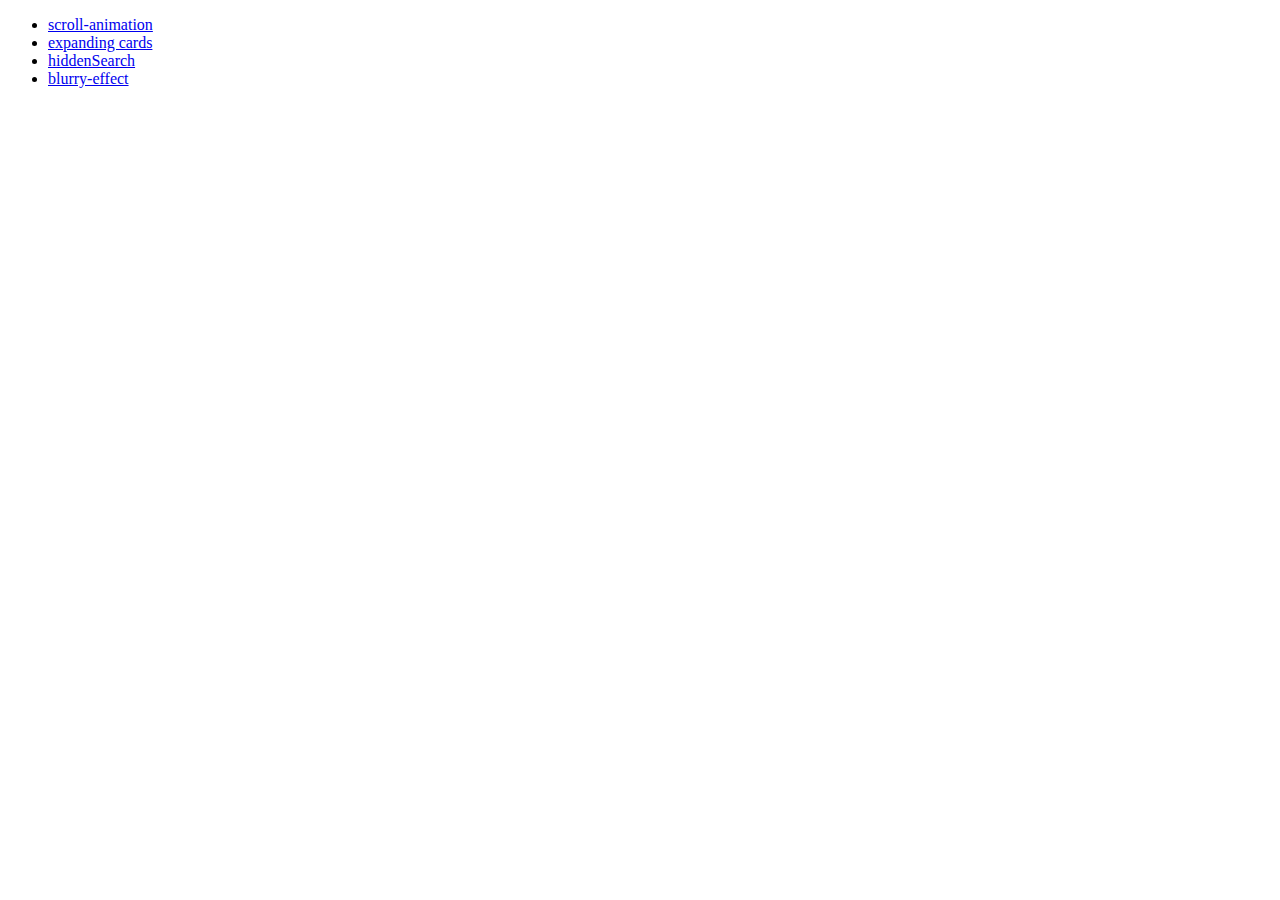
<file: index.html>
<!DOCTYPE html>
<html lang="en">
<head>
  <meta charset="UTF-8">
  <meta http-equiv="X-UA-Compatible" content="IE=edge">
  <meta name="viewport" content="width=device-width, initial-scale=1.0">
  <title>50 days of javascript</title>
</head>
<body>
  <div>
   <ul>
    <li>
      <a href="./scroll-animation/index.html">scroll-animation</a>
    </li>
     <li>
      <a href="./expanding cards/index.html">expanding cards</a>
    </li>
      <li>
      <a href="./hiddenSearch/index.html">hiddenSearch</a>
      </li>
      <li>
      <a href="./blurry-effect/index.html">blurry-effect</a>
    </li>
   </ul>
  </div>
</body>
</html>
</file>
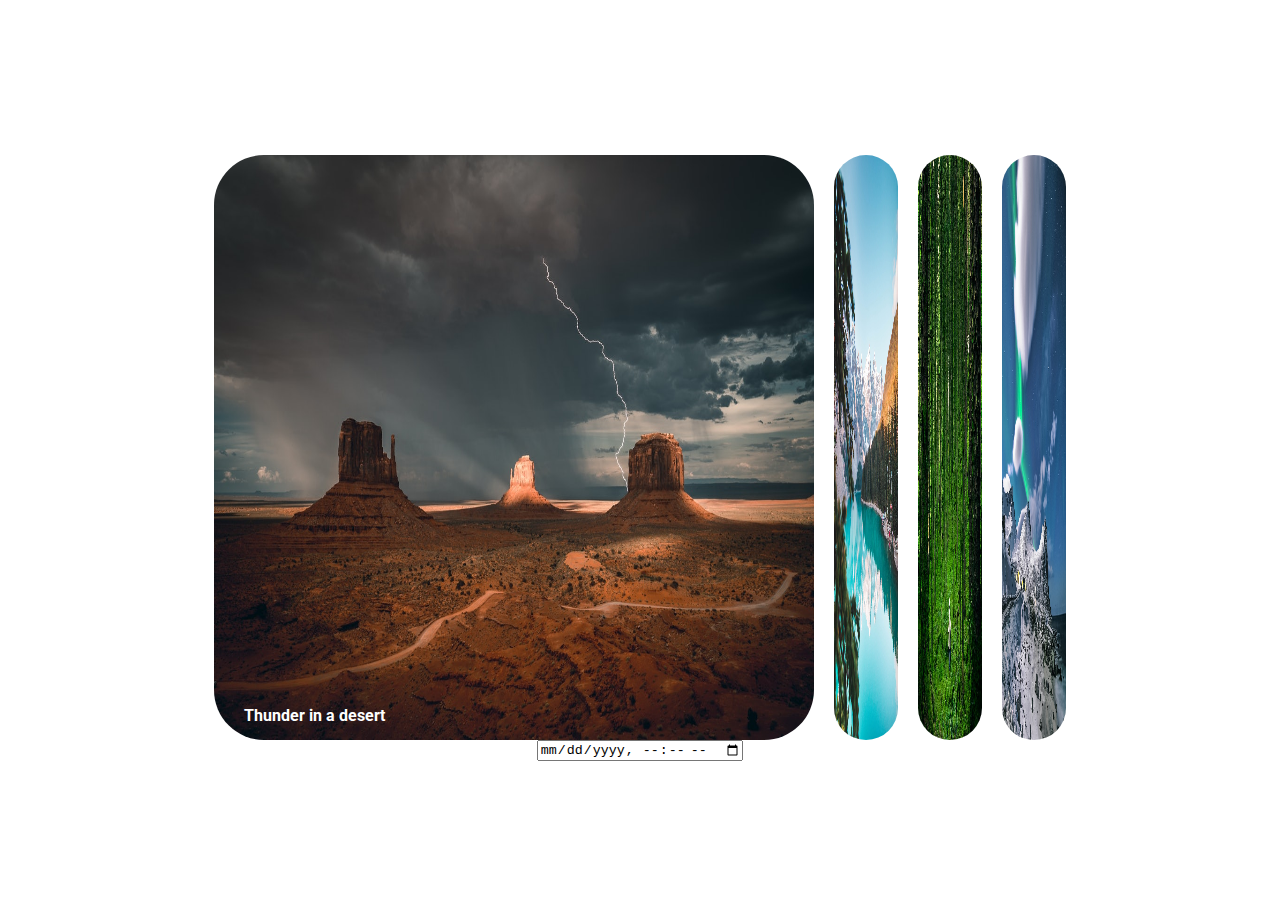
<file: expanding cards/index.html>
<!DOCTYPE html>
<html lang="en">
<head>
    <meta charset="UTF-8">
    <meta http-equiv="X-UA-Compatible" content="IE=edge">
    <meta name="viewport" content="width=device-width, initial-scale=1.0">
    <link rel="stylesheet" href="./style.css"/>
    <title>Expanding Cards</title>
</head>
<body>
    <!-- style="background-image: url('./img/1.jpg')" -->

    <div class="container" id="page-container">
        <div class="img-wrapper active" 
        >
            <img src="./img/1.jpg"/>
            <div class="desc">Thunder in a desert</div>
        </div>
        <div class="img-wrapper">
            <img src="./img/2.jpg"/>
            <div class="desc">Sea by the mountain</div>
        </div> 
        <div class="img-wrapper">
            <img src="./img/3.jpg"/>
            <div class="desc">Man in the woods</div>
        </div>
        <div class="img-wrapper">
            <img src="./img/4.jpg"/>
            <div class="desc">Hills covered with snow</div>
        </div>
    </div>
<input type="datetime-local"/>
    <script type="text/javascript" src="./index.js"></script>
</body>
</html>
</file>
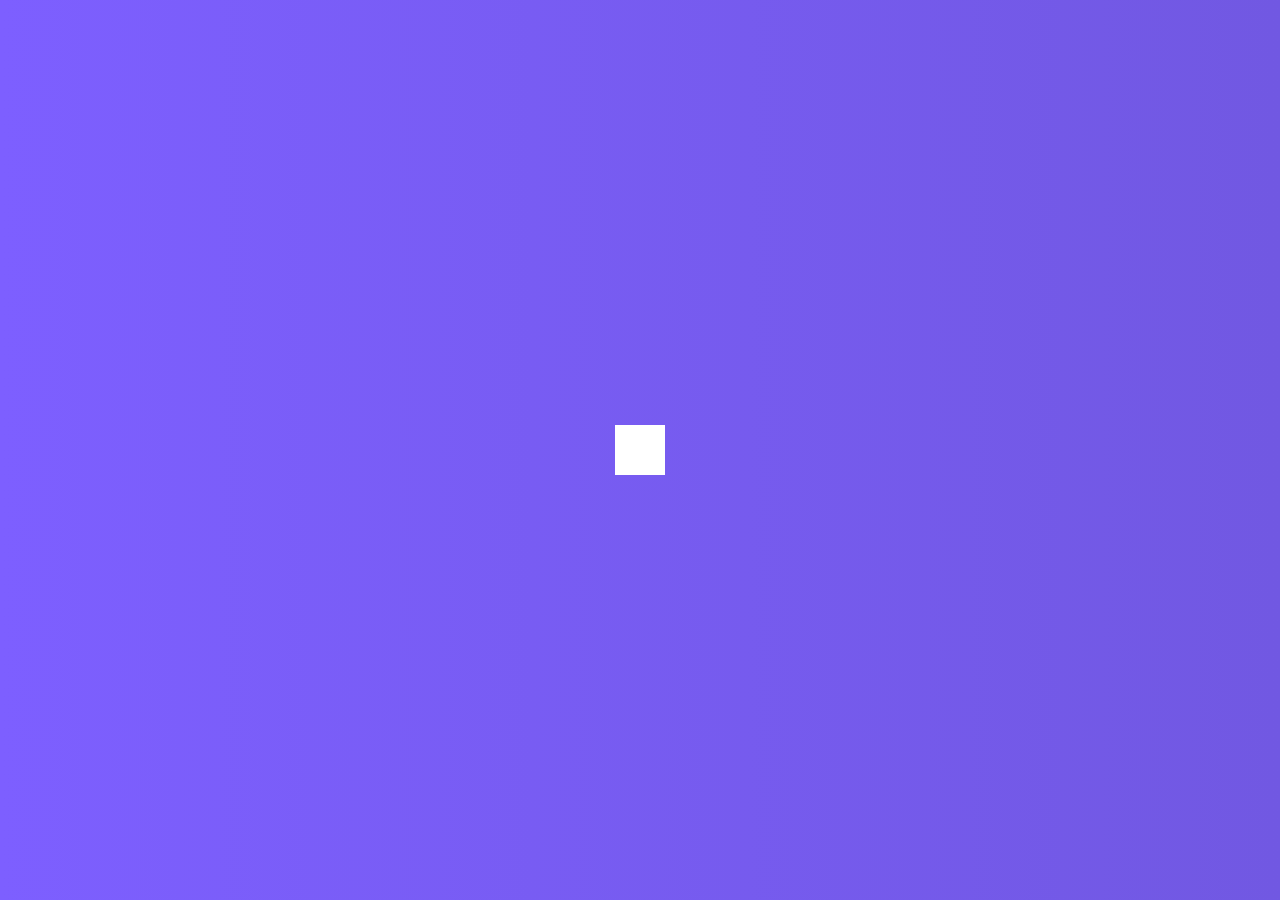
<file: hiddenSearch/index.html>
<!DOCTYPE html>
<html lang="en">
<head>
    <meta charset="UTF-8">
    <meta http-equiv="X-UA-Compatible" content="IE=edge">
    <meta name="viewport" content="width=device-width, initial-scale=1.0">
    <link rel="stylesheet" href="https://cdnjs.cloudflare.com/ajax/libs/font-awesome/6.1.2/css/all.min.css" integrity="sha512-1sCRPdkRXhBV2PBLUdRb4tMg1w2YPf37qatUFeS7zlBy7jJI8Lf4VHwWfZZfpXtYSLy85pkm9GaYVYMfw5BC1A==" crossorigin="anonymous" referrerpolicy="no-referrer" />
    <link href="./style.css" rel="stylesheet" />
    <title>Hidden Search</title>
</head>
<body>
    <div class="search">
        <input type="text" class="input" placeholder="Search....       ">
        <button class="btn">
            <i class="fas fa-search"></i>
        </button>
    </div>
    <script src="./index.js"></script>
</body>
</html>
</file>
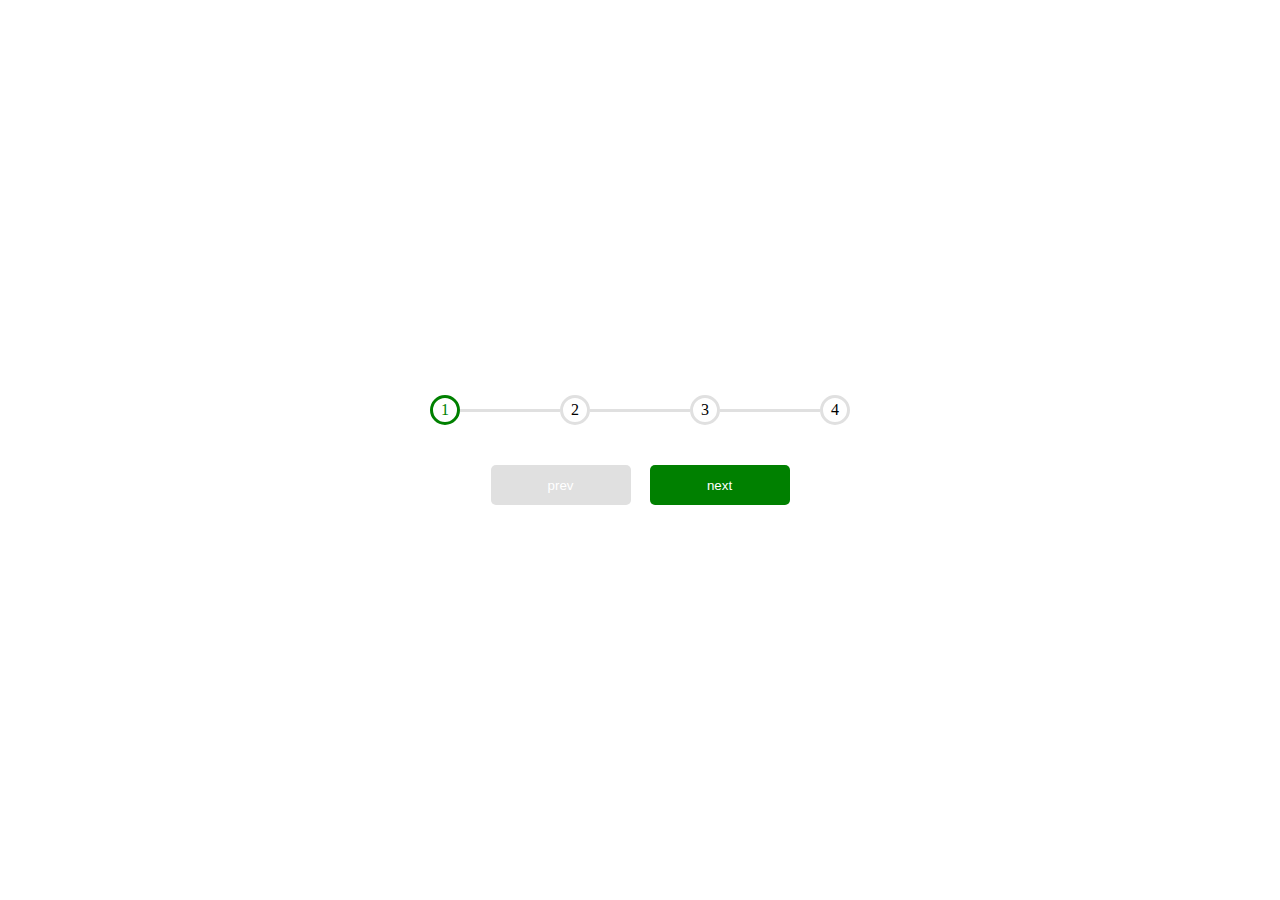
<file: progress-bar/index.html>
<!DOCTYPE html>
<html lang="en">
<head>
    <meta charset="UTF-8">
    <meta http-equiv="X-UA-Compatible" content="IE=edge">
    <meta name="viewport" content="width=device-width, initial-scale=1.0">
    <link rel="stylesheet" href="./style.css" />
    <title>Document</title>
</head>
<body>
    
    <main>
        <div class="center height">
            <div class="content">
                <div class="p-wrapper">
                    <div class="step active" id="step1">
                        <div class="circle center">1</div>
                        <!-- <div class="line">
                        </div> -->
                    </div>
                    <div class="step" id="step2">
                        <div class="line">
                        </div>
                        <div class="circle center"> 2 </div>
                        
                    </div>
                    <div class="step" id="step3">
                        <div class="line">
                        </div>
                        <div class="circle center"> 3</div>
                        
                    </div>
                    <div class="step" id="step4">
                        <div class="line">
                        </div>
                        <div class="circle center"> 4</div>
                      
                    </div>
                </div>
                <div class="button-wrap">
                    <button id="prev" disabled="true">prev</button>
                    <button id="next">next</button>
                </div>
            </div>
        </div>
    </main>
<script type="text/javascript" src="./index.js"></script>
</body>
</html>
</file>
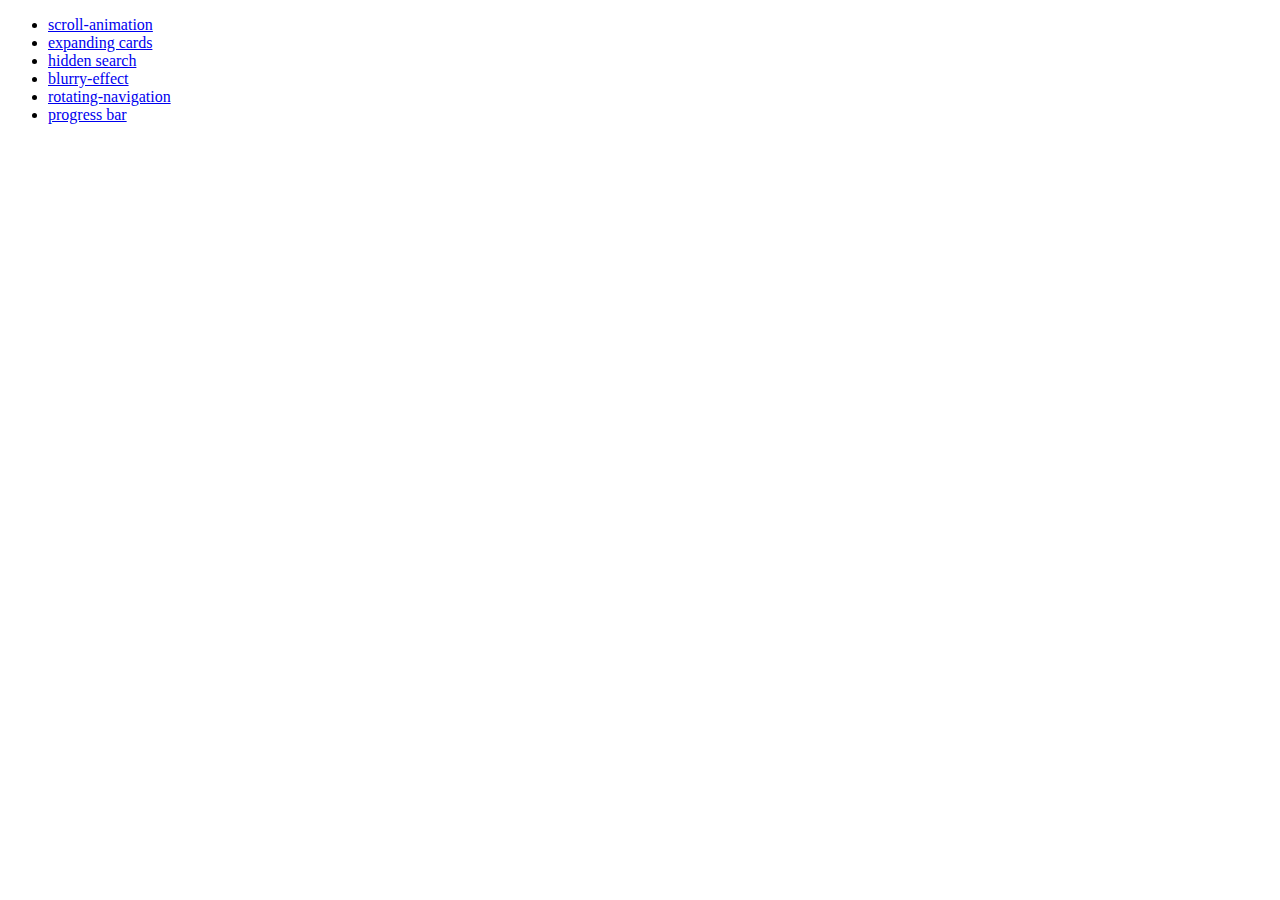
<file: root/index.html>
<!DOCTYPE html>
<html lang="en">
<head>
  <meta charset="UTF-8">
  <meta http-equiv="X-UA-Compatible" content="IE=edge">
  <meta name="viewport" content="width=device-width, initial-scale=1.0">
  <title>50 days of javascript</title>
</head>
<body>
  <div>
   <ul>
    <li>
      <a href="./scroll-animation/index.html">scroll-animation</a>
    </li>
     <li>
      <a href="./expandingCards/index.html">expanding cards</a>
    </li>
      <li>
      <a href="./hiddenSearch/index.html">hidden search</a>
      </li>
      <li>
      <a href="./blurry-effect/index.html">blurry-effect</a>
    </li>
    <li>
      <a href="./rotating-navigation/index.html">rotating-navigation</a>
    </li>
    <li>
      <a href="./progress-bar/index.html">progress bar</a>
    </li>
   </ul>
  </div>
</body>
</html>
</file>
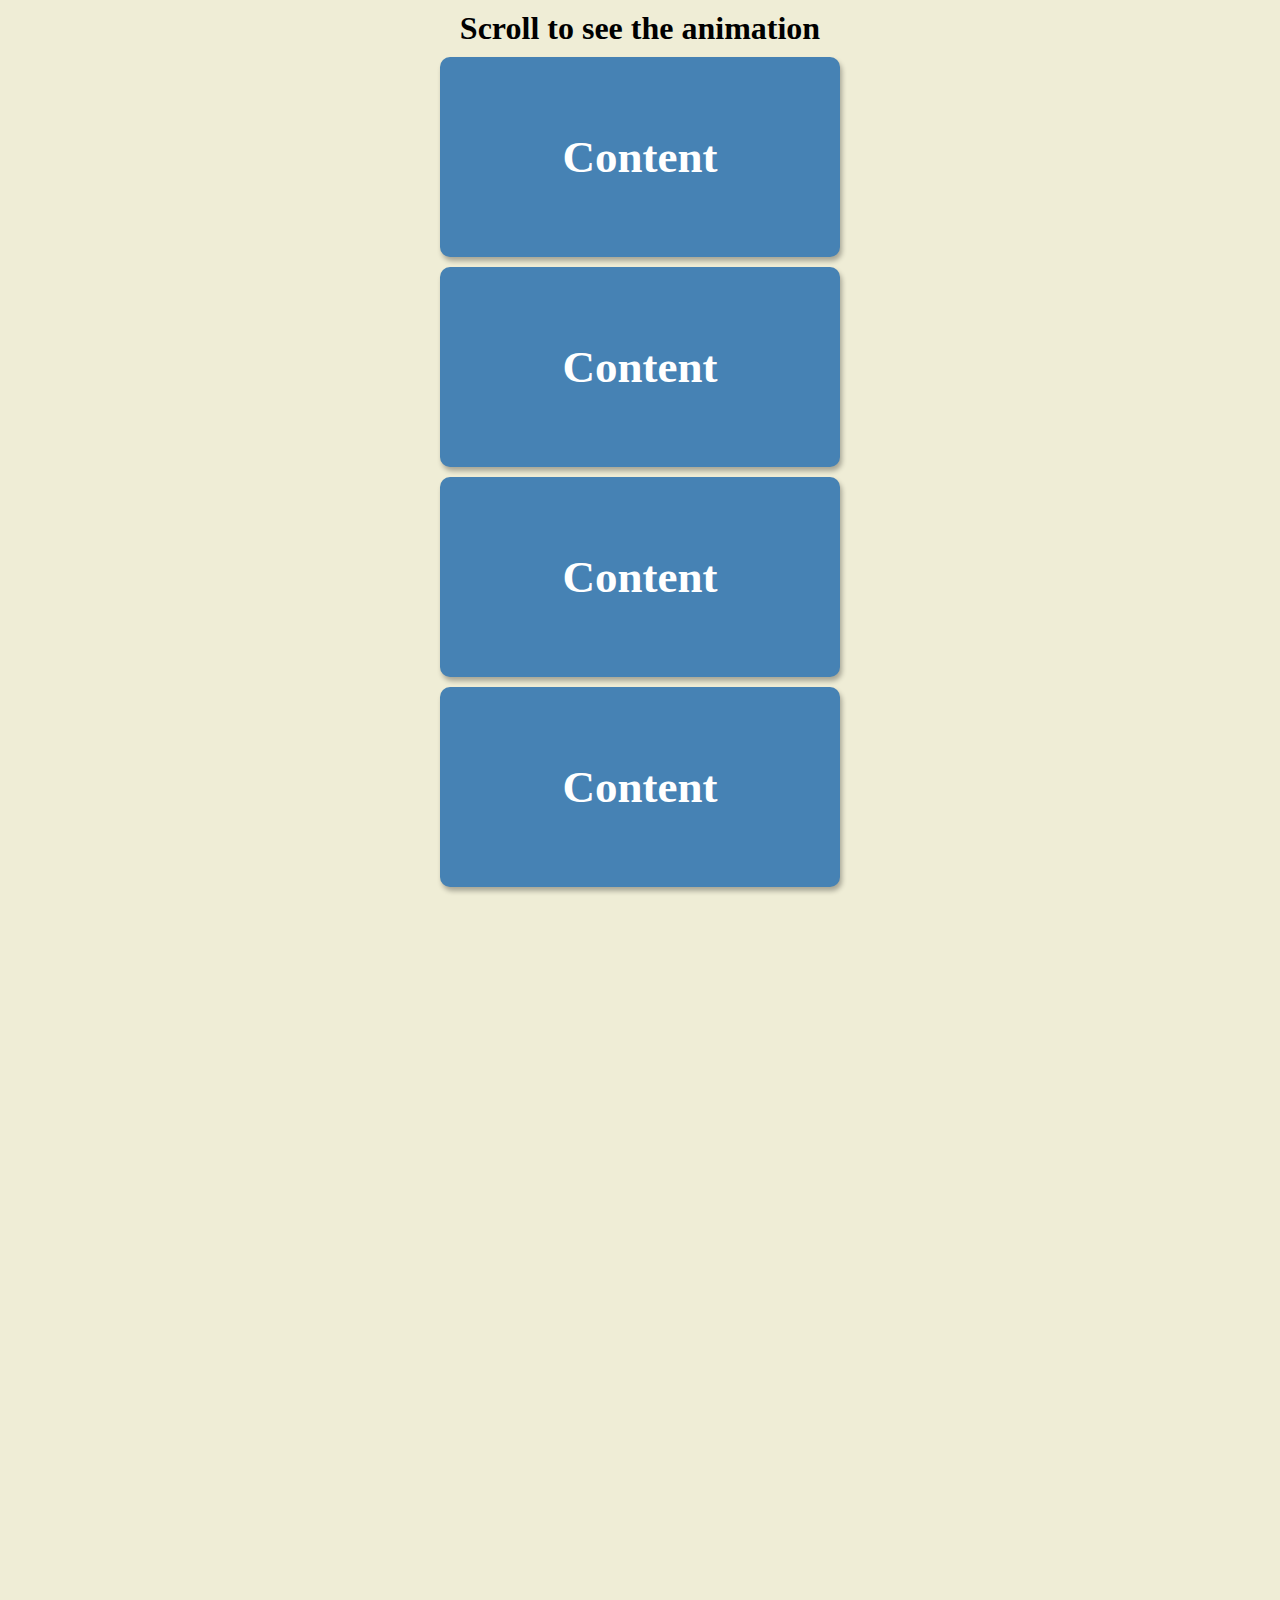
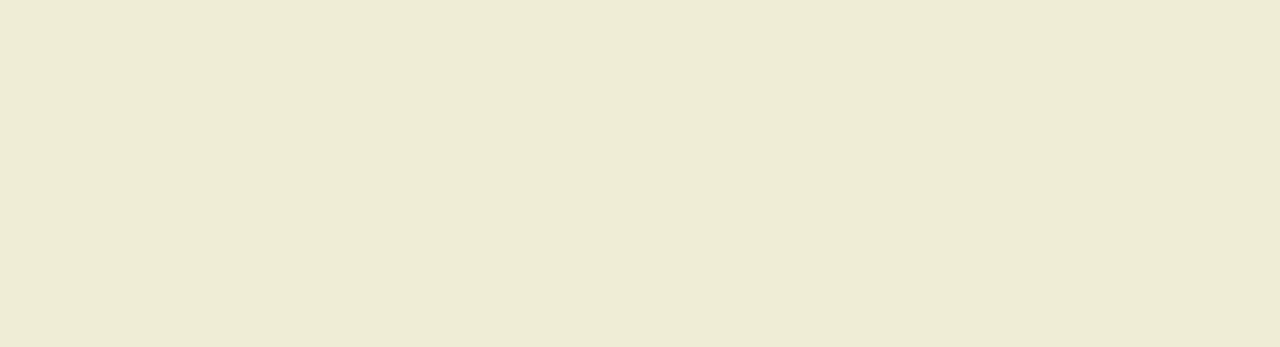
<file: scroll-animation/index.html>
<!DOCTYPE html>
<html lang="en">
<head>
    <meta charset="UTF-8">
    <meta http-equiv="X-UA-Compatible" content="IE=edge">
    <meta name="viewport" content="width=device-width, initial-scale=1.0">
    <link href="./styles.css" rel="stylesheet"/>
    <title>Scroll animation</title>
</head>
<body>
    <div>
    <h1>Scroll to see the animation</h1>
    <div class="box">
        <h2>Content</h2>
    </div>
    <div class="box">
        <h2>Content</h2>
    </div>
    <div class="box">
        <h2>Content</h2>
    </div>
    <div class="box">
        <h2>Content</h2>
    </div>
    <div class="box">
        <h2>Content</h2>
    </div>
    <div class="box">
        <h2>Content</h2>
    </div>
    <div class="box">
        <h2>Content</h2>
    </div>
    <div class="box">
        <h2>Content</h2>
    </div>
    <div class="box">
        <h2>Content</h2>
    </div>
</div>
<script src="./index.js"></script>
</body>
</html>
</file>
<file: expanding cards/style.css>
@import url('https://fonts.googleapis.com/css2?family=Roboto:wght@400;700&display=swap');

*{
    box-sizing: border-box;
}

body{
    font-family: 'Roboto', sans-serif;
    display: flex;
    flex-direction: column;
    align-items: center;
    justify-content: center;
    height: 100vh;
}

.container{
    display: flex;
}

.img-wrapper{
    cursor: pointer;
    max-width: 5vw;
    /* flex: 0.5; */
    transition: all 1s ease-in;
    height: 65vh;
    margin: 0 10px;
    position: relative;
} 

.img-wrapper img{
    width: 100%;
    height: 100%;
    border-radius: 50px;
}

.desc{
    position: absolute;
    color: white;
    z-index: 100;
    bottom: 15px;
    left: 30px;
    opacity: 0;;
    font-weight: 700;
}
.scale{
    transform: scale(1);
    transition: all 1s;
}
.active{
    max-width: 600px;
    /* flex: 5; */
    transition: all 1s ease-in 5ms;
}
.active .desc{
    opacity: 1;
    transition: all 1s ease-in 1s;
}
@media (max-width: 480px) {
    .img-wrapper:nth-of-type(4) {
      display: none;
    }
  }
</file>
<file: hiddenSearch/style.css>
*{
    box-sizing: border-box;
}

body{
    background-image: linear-gradient(90deg, #7d5fff, #7158e2);
    display: flex;
    justify-content: center;
    align-items: center;
    overflow: hidden;
    margin: 0;
    height: 100vh;
}

.search{
    position: relative;
    height: 50px;
}

.search .input{
    border: 0;
    background-color: white;
    font-size: 18px;
    padding: 15px;
    height: 50px;
    width: 50px;
    transition: width 0.3s ease;
}
.search .btn{
    border: 0;
    background-color: white;
    font-size: 24px;
    position: absolute;
    left: 0;
    top: 0;
    height: 50px;
    width: 50px;
    cursor: pointer;
    transition: transform 0.3s ease;
}

.btn:focus, .input:focus{
    outline: none;
}

.search.active .input{
    width: 200px;
}

.search.active .btn{
    transform: translateX(198px);
}
</file>
<file: progress-bar/style.css>
*{
    box-sizing: border-box;
    margin: 0;
}

.center{
    display: flex;
    justify-content: center;
    align-items: center;
}
.height{
    height: 100vh;
}

.p-wrapper{
    display: flex;
    position: relative;
    text-align: center;
    /* width: 300px; */
    margin: auto;
}
.step{
    display: flex;
    justify-content: center;
    align-items: center;
    box-sizing: border-box;
}
.line{
    width: 100px;
    margin: auto;
    background: #e0e0e0;
    height: 3px;
    transition: all 300ms ease-in;
}
.circle{
    width: 30px;
    height: 30px;
    border-radius: 50%;
    border: 3px solid #e0e0e0;
}
.active .circle{
    border-color: green;
    color: green;
    transition: all 500ms ease-in 25ms;
}
.active .line{
    background: green;
    transition: all 500ms ease-in 25ms;
}
.button-wrap{
    margin: 40px auto 0;
    text-align: center;
}

.button-wrap button{
    width: 140px;
    height: 40px;
    background: green;
    color: white;
    border: none;
    cursor: pointer;
    transition: all 500ms ease-in;
    border-radius: 5px;
}
.button-wrap button:nth-child(2){
    margin-left: 15px;
}

button:disabled{
    cursor: not-allowed;
    background: #e0e0e0;
}
</file>
<file: scroll-animation/styles.css>
*{
    box-sizing: border-box;
}

body{
    margin: 0;
    display: flex;
    justify-content: center;
    align-items: center;
    text-align: center;
    background-color: #efedd6;
    overflow-x: hidden;
}

h1{
    margin: 10px;
}
.box{
    background-color: steelblue;
    color: #fff;
    display: flex;
    justify-content: center;
    align-items: center;
    width: 400px;
    height: 200px;
    margin: 10px;
    border-radius: 10px;
    box-shadow: 2px 4px 5px rgba(0, 0, 0, 0.3); 
    transform: translateX(300%);
    transition: transform .4s ease 2ms;
}

.box:nth-of-type(even){
    transform: translateX(-300%);
}

.box.show{
    transform: translateX(0);
}
.box h2{
    font-size: 45px;
}
</file>
